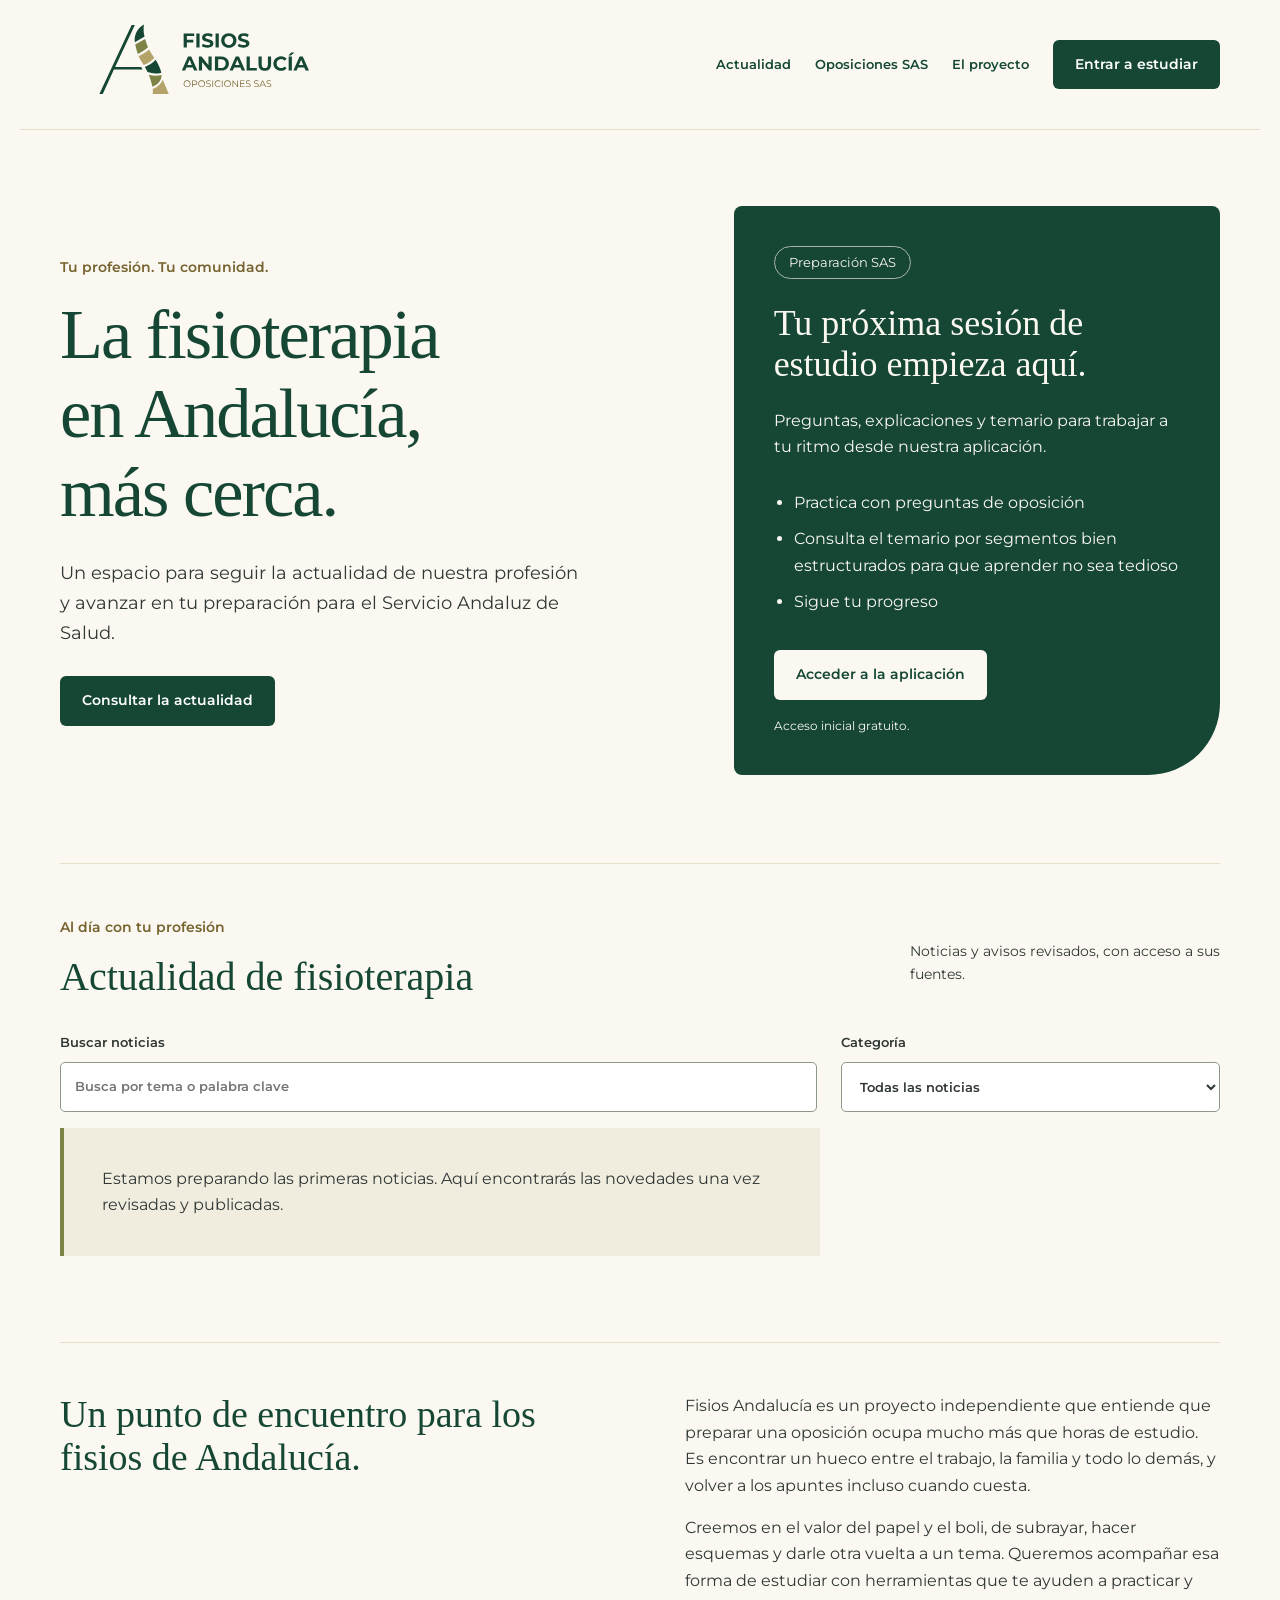
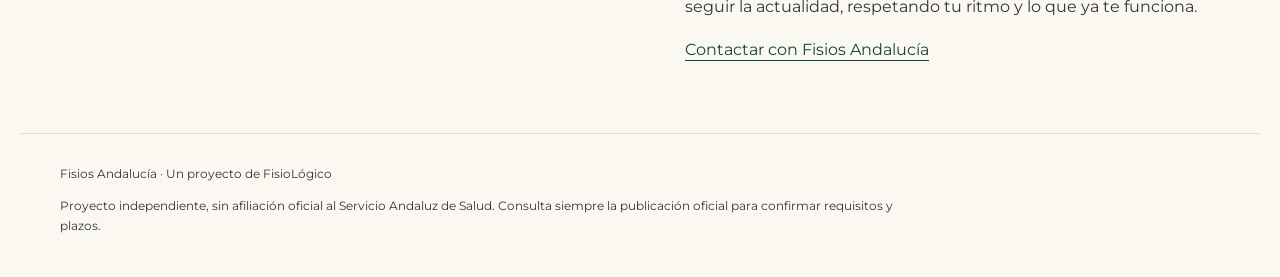
<file: index.html>
<!doctype html>
<html lang="es"><head><meta charset="utf-8"><meta name="viewport" content="width=device-width,initial-scale=1"><title>Fisios Andalucía | Actualidad y oposiciones de fisioterapia</title><meta name="description" content="Actualidad de la fisioterapia en Andalucía, novedades del SAS y preparación de oposiciones. Un proyecto de FisioLógico."><meta name="theme-color" content="#154734"><link rel="canonical" href="https://www.fisiosandalucia.com/"><link rel="stylesheet" href="assets/site.css"><script src="assets/site.js" defer></script><meta property="og:type" content="website"><meta property="og:locale" content="es_ES"><meta property="og:site_name" content="Fisios Andalucía"><meta property="og:title" content="Fisios Andalucía · Oposiciones SAS"><meta property="og:description" content="Actualidad de fisioterapia en Andalucía y preparación de oposiciones SAS. Un proyecto de FisoLógico."><meta property="og:url" content="https://www.fisiosandalucia.com/"><meta property="og:image" content="https://www.fisiosandalucia.com/assets/fisios-andalucia-v1.png"><meta property="og:image:type" content="image/png"><meta property="og:image:width" content="1200"><meta property="og:image:height" content="630"><meta property="og:image:alt" content="Logotipo de Fisios Andalucía · Oposiciones SAS"><meta name="twitter:card" content="summary_large_image"><meta name="twitter:image" content="https://www.fisiosandalucia.com/assets/fisios-andalucia-v1.png"></head>
<body><a class="skip" href="#contenido">Saltar al contenido</a><header><a href="./" aria-label="Fisios Andalucía, inicio"><img class="logo" src="assets/logo-horizontal-color.svg" alt="Fisios Andalucía" width="290" height="90"></a><nav aria-label="Principal"><a href="#actualidad">Actualidad</a><a href="#oposiciones">Oposiciones SAS</a><a href="#proyecto">El proyecto</a><a class="button" href="https://app.fisiosandalucia.com">Entrar a estudiar</a></nav></header>
<main id="contenido"><section class="hero"><div><p class="intro">Tu profesión. Tu comunidad.</p><h1>La fisioterapia<br>en Andalucía,<br>más cerca.</h1><p class="lead">Un espacio para seguir la actualidad de nuestra profesión y avanzar en tu preparación para el Servicio Andaluz de Salud.</p><a class="button" href="#actualidad">Consultar la actualidad</a></div><aside class="study" id="oposiciones"><span class="tag">Preparación SAS</span><h2>Tu próxima sesión de estudio empieza aquí.</h2><p>Preguntas, explicaciones y temario para trabajar a tu ritmo desde nuestra aplicación.</p><ul><li>Practica con preguntas de oposición</li><li>Consulta el temario por segmentos bien estructurados para que aprender no sea tedioso</li><li>Sigue tu progreso</li></ul><a class="button light" href="https://app.fisiosandalucia.com">Acceder a la aplicación</a><p class="small">Acceso inicial gratuito.</p></aside></section>
<section class="news" id="actualidad"><div class="section-heading"><div><p class="intro">Al día con tu profesión</p><h2>Actualidad de fisioterapia</h2></div><p>Noticias y avisos revisados, con acceso a sus fuentes.</p></div><form role="search" id="filters"><label for="search">Buscar noticias<input id="search" type="search" placeholder="Busca por tema o palabra clave"></label><label for="category">Categoría<select id="category"><option value="">Todas las noticias</option><option>Oposiciones SAS</option><option>Empleo y bolsa</option><option>Profesión</option><option>Formación</option></select></label></form><p id="result-count" role="status"></p><div id="news-list"><p class="empty">Estamos preparando las primeras noticias. Aquí encontrarás las novedades una vez revisadas y publicadas.</p></div><noscript><p>Activa JavaScript para buscar noticias. También puedes consultar el <a href="noticias/">índice de noticias</a>.</p></noscript></section>
<section class="about" id="proyecto"><h2>Un punto de encuentro para los fisios de Andalucía.</h2><div><p>Fisios Andalucía es un proyecto independiente que entiende que preparar una oposición ocupa mucho más que horas de estudio. Es encontrar un hueco entre el trabajo, la familia y todo lo demás, y volver a los apuntes incluso cuando cuesta.</p><p>Creemos en el valor del papel y el boli, de subrayar, hacer esquemas y darle otra vuelta a un tema. Queremos acompañar esa forma de estudiar con herramientas que te ayuden a practicar y seguir la actualidad, respetando tu ritmo y lo que ya te funciona.</p><a href="mailto:fisios.andalucia@gmail.com">Contactar con Fisios Andalucía</a></div></section></main>
<footer><span>Fisios Andalucía · Un proyecto de FisioLógico</span><p>Proyecto independiente, sin afiliación oficial al Servicio Andaluz de Salud. Consulta siempre la publicación oficial para confirmar requisitos y plazos.</p></footer></body></html>
</file>
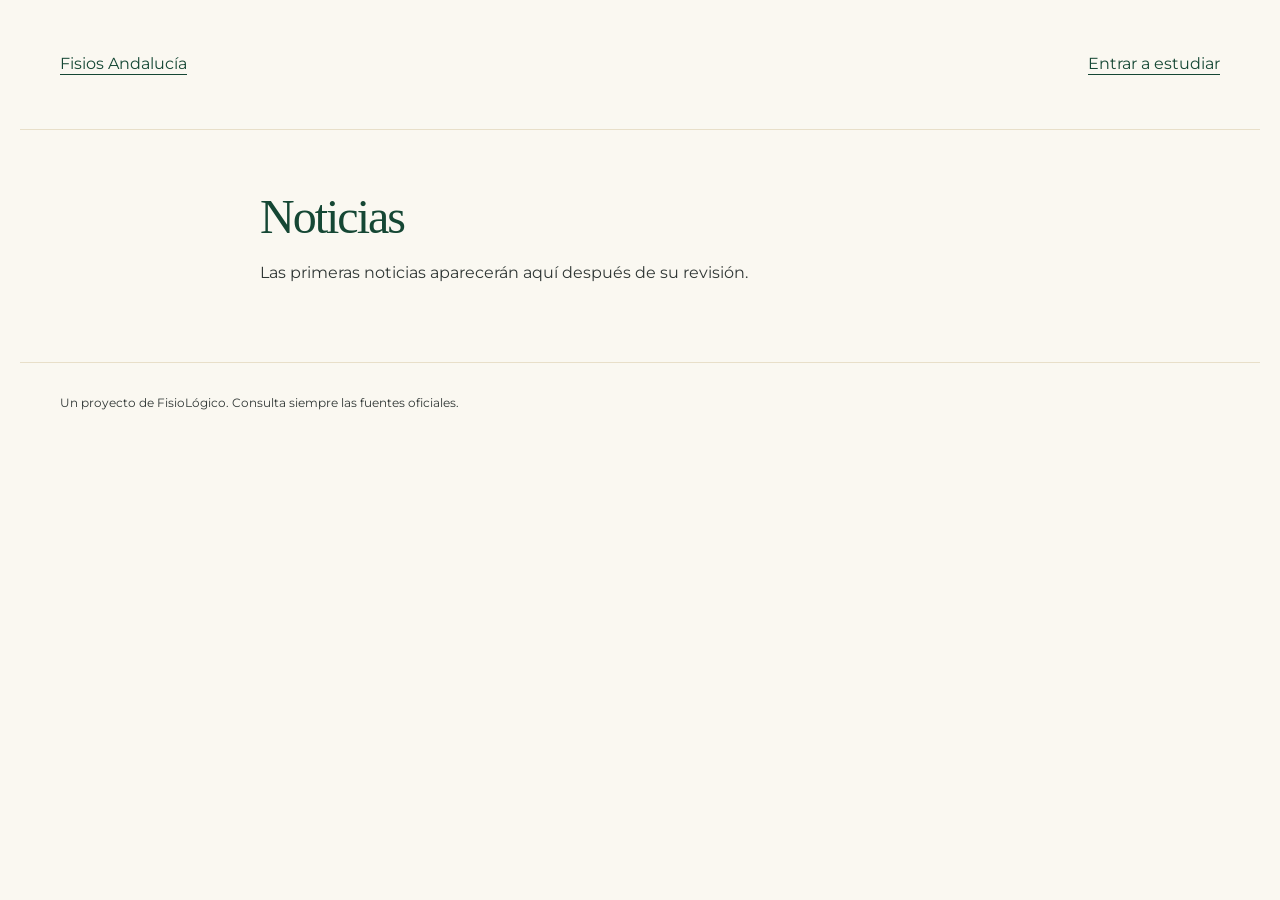
<file: noticias/index.html>
<!doctype html><html lang="es"><head><meta charset="utf-8"><meta name="viewport" content="width=device-width,initial-scale=1"><title>Noticias | Fisios Andalucía</title><link rel="stylesheet" href="/assets/site.css"><link rel="canonical" href="https://www.fisiosandalucia.com/noticias/"><meta property="og:type" content="website"><meta property="og:locale" content="es_ES"><meta property="og:site_name" content="Fisios Andalucía"><meta property="og:title" content="Noticias · Fisios Andalucía"><meta property="og:description" content="Actualidad de fisioterapia en Andalucía y preparación de oposiciones SAS. Un proyecto de FisoLógico."><meta property="og:url" content="https://www.fisiosandalucia.com/noticias/"><meta property="og:image" content="https://www.fisiosandalucia.com/assets/fisios-andalucia-v1.png"><meta property="og:image:type" content="image/png"><meta property="og:image:width" content="1200"><meta property="og:image:height" content="630"><meta property="og:image:alt" content="Logotipo de Fisios Andalucía · Oposiciones SAS"><meta name="twitter:card" content="summary_large_image"><meta name="twitter:image" content="https://www.fisiosandalucia.com/assets/fisios-andalucia-v1.png"></head><body><header><a href="/">Fisios Andalucía</a><a href="https://app.fisiosandalucia.com">Entrar a estudiar</a></header><main class="article-body"><h1>Noticias</h1><p>Las primeras noticias aparecerán aquí después de su revisión.</p></main><footer>Un proyecto de FisioLógico. Consulta siempre las fuentes oficiales.</footer></body></html>
</file>
<file: assets/site.css>
@font-face{font-family:Montserrat;src:url(Montserrat-variable.ttf);font-weight:100 900;font-display:swap}@font-face{font-family:Serif;src:url(SourceSerif4-Regular.ttf);font-display:swap}:root{--green:#154734;--ivory:#FAF8F1;--sand:#E8DFC9;--gold:#76632F;--ink:#303735}*{box-sizing:border-box}html{scroll-behavior:smooth;scroll-padding-top:24px}body{margin:0;background:var(--ivory);color:var(--ink);font:16px/1.65 Montserrat,sans-serif}a{color:var(--green);text-underline-offset:5px}a:hover{text-decoration-thickness:2px}a:focus-visible,input:focus-visible,select:focus-visible{outline:3px solid var(--gold);outline-offset:5px}.skip{position:absolute;top:-100px;left:20px;background:white;padding:12px;z-index:2}.skip:focus{top:10px}header,main,footer{max-width:1240px;margin:auto;padding-left:40px;padding-right:40px}header{min-height:130px;display:flex;align-items:center;justify-content:space-between;gap:30px;border-bottom:1px solid var(--sand)}.logo{object-fit:contain;max-width:100%;height:90px}nav{display:flex;align-items:center;gap:24px;font-size:13px;font-weight:600}nav a{text-decoration:none}.button{display:inline-flex;justify-content:center;align-items:center;min-height:48px;padding:13px 22px;border-radius:6px;background:var(--green);color:white;text-decoration:none;font-size:14px;font-weight:600}.button:hover{background:#246247}.hero{display:grid;grid-template-columns:1.2fr 1fr;gap:90px;padding:76px 0 88px;align-items:center}.intro{font-size:14px;color:var(--gold);font-weight:600;margin:0 0 16px}h1,h2,h3{font-family:Serif,Georgia,serif;color:var(--green);font-weight:400;line-height:1.12;margin:0}h1{font-size:clamp(48px,5.5vw,76px);letter-spacing:-2px}.lead{max-width:520px;font-size:18px;margin:28px 0}.study{background:var(--green);color:var(--ivory);padding:40px;border-radius:8px 8px 72px 8px}.study h2{font-size:36px;color:var(--ivory);margin:24px 0}.tag{display:inline-block;border:1px solid #a8b8a7;border-radius:30px;padding:5px 14px;font-size:13px}.study ul{padding-left:20px;margin:24px 0 30px}.study li{padding:5px 0}.light{background:var(--ivory);color:var(--green)}.light:hover{background:var(--sand)}.small{font-size:12px;margin:16px 0 0}.news{border-top:1px solid var(--sand);padding:52px 0 70px}.section-heading{display:flex;justify-content:space-between;gap:35px;align-items:end}.section-heading h2{font-size:40px}.section-heading>p{max-width:310px;font-size:14px}form{display:grid;grid-template-columns:2fr 1fr;gap:24px;margin:32px 0 0}label{font-size:13px;font-weight:600}input,select{display:block;width:100%;min-height:50px;padding:12px 14px;margin-top:8px;font:inherit;color:var(--ink);background:white;border:1px solid #8e998b;border-radius:5px}#result-count{font-size:13px}.empty{padding:38px;background:#f0eddf;border-left:4px solid #7D8245;max-width:760px}#news-list article{padding:28px 0;border-bottom:1px solid var(--sand)}article h3{font-size:28px}article p{max-width:750px}article .meta{font-size:13px;color:var(--gold)}.about{display:grid;grid-template-columns:1fr 1fr;gap:90px;padding:50px 0 70px;border-top:1px solid var(--sand)}.about h2{font-size:38px}.about p:first-child{margin-top:0}footer{padding-top:30px;padding-bottom:30px;border-top:1px solid var(--sand);font-size:12px}footer p{max-width:850px}.article-body{max-width:760px;padding:60px 0}.article-body h1{font-size:48px}.article-body p{white-space:pre-line}@media(max-width:900px){header{flex-direction:column;padding-top:20px;padding-bottom:24px;gap:15px}.hero{gap:32px}.study{padding:28px}.study h2{font-size:30px}.about{gap:40px}}@media(max-width:650px){header,main,footer{padding-left:22px;padding-right:22px}nav{flex-wrap:wrap;justify-content:center;gap:14px;font-size:12px}.hero{grid-template-columns:1fr;padding:40px 0;gap:36px}h1{font-size:52px}.lead{font-size:16px}.section-heading,.about{display:block}.section-heading h2{font-size:33px}.section-heading>p{max-width:none}form{grid-template-columns:1fr;gap:16px}.about h2{font-size:32px;margin-bottom:24px}.empty{padding:24px}.article-body h1{font-size:36px}}@media(prefers-reduced-motion:reduce){html{scroll-behavior:auto}}
</file>
